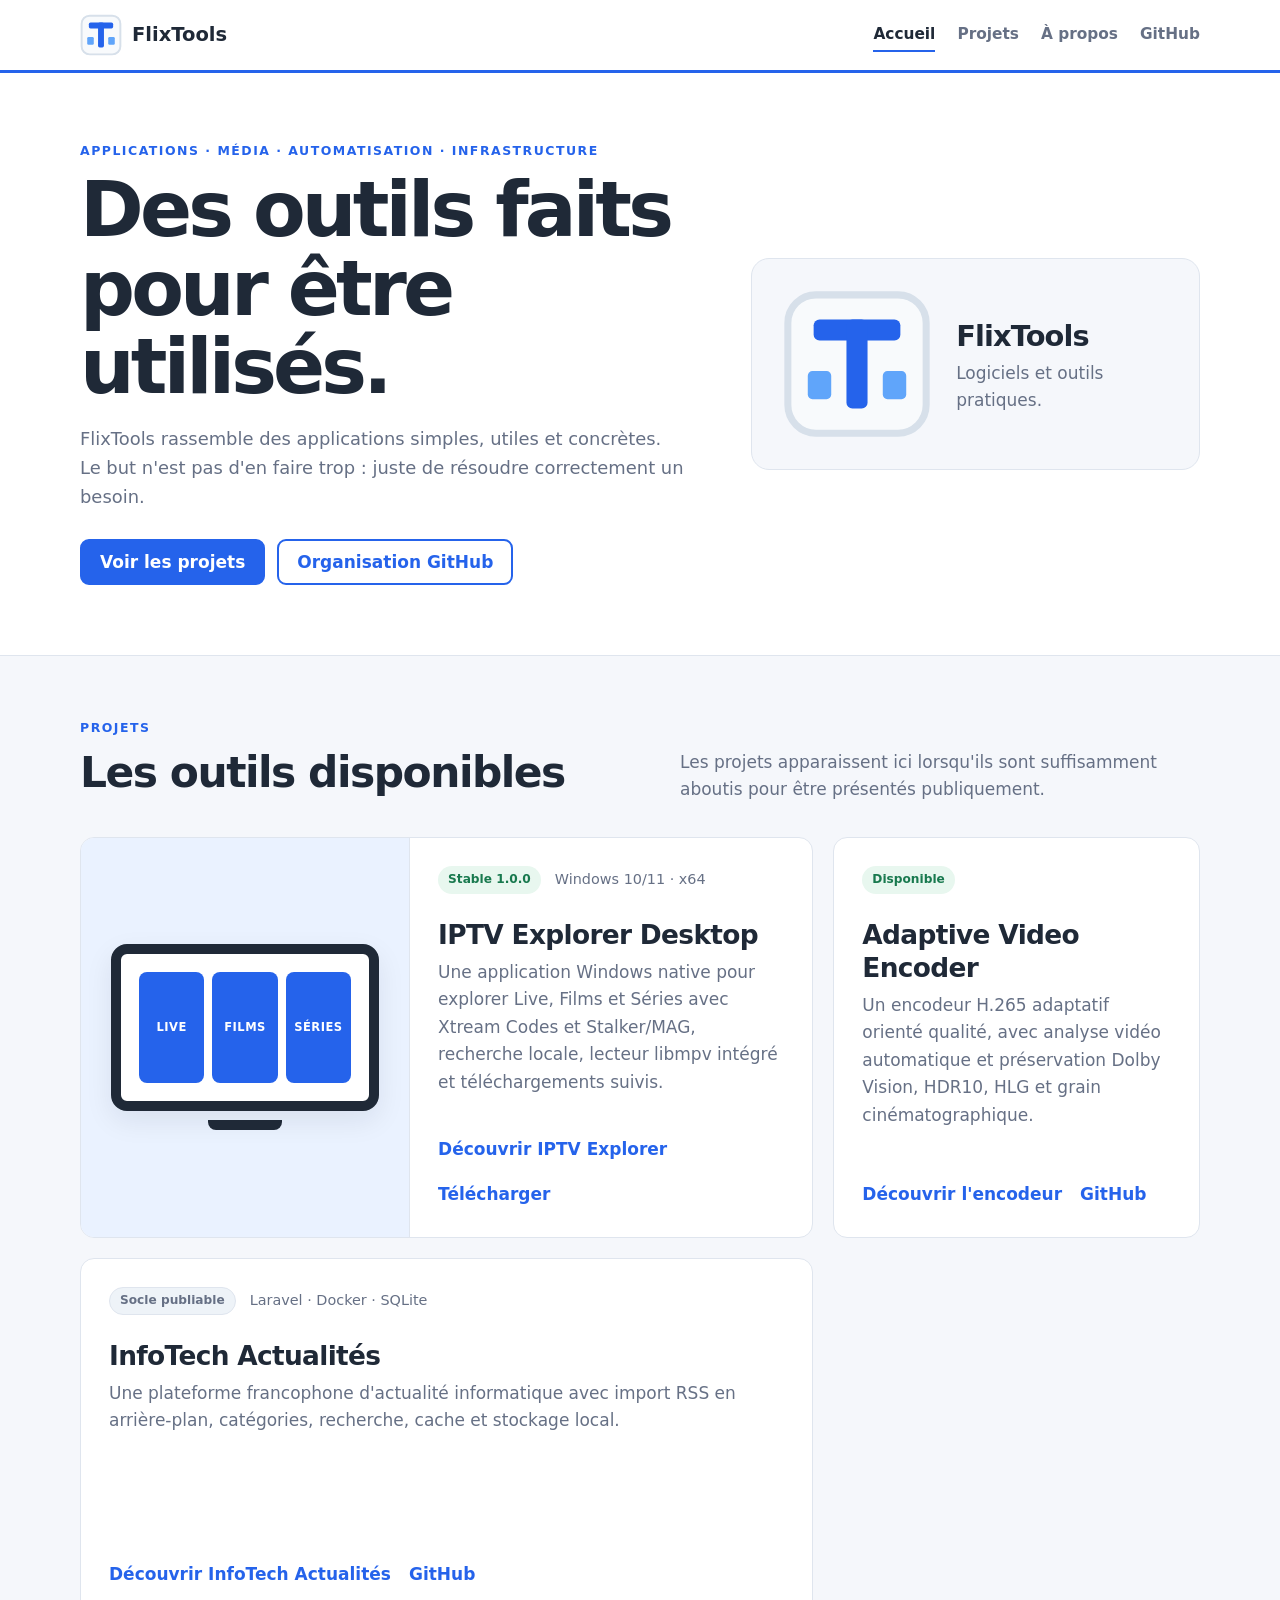
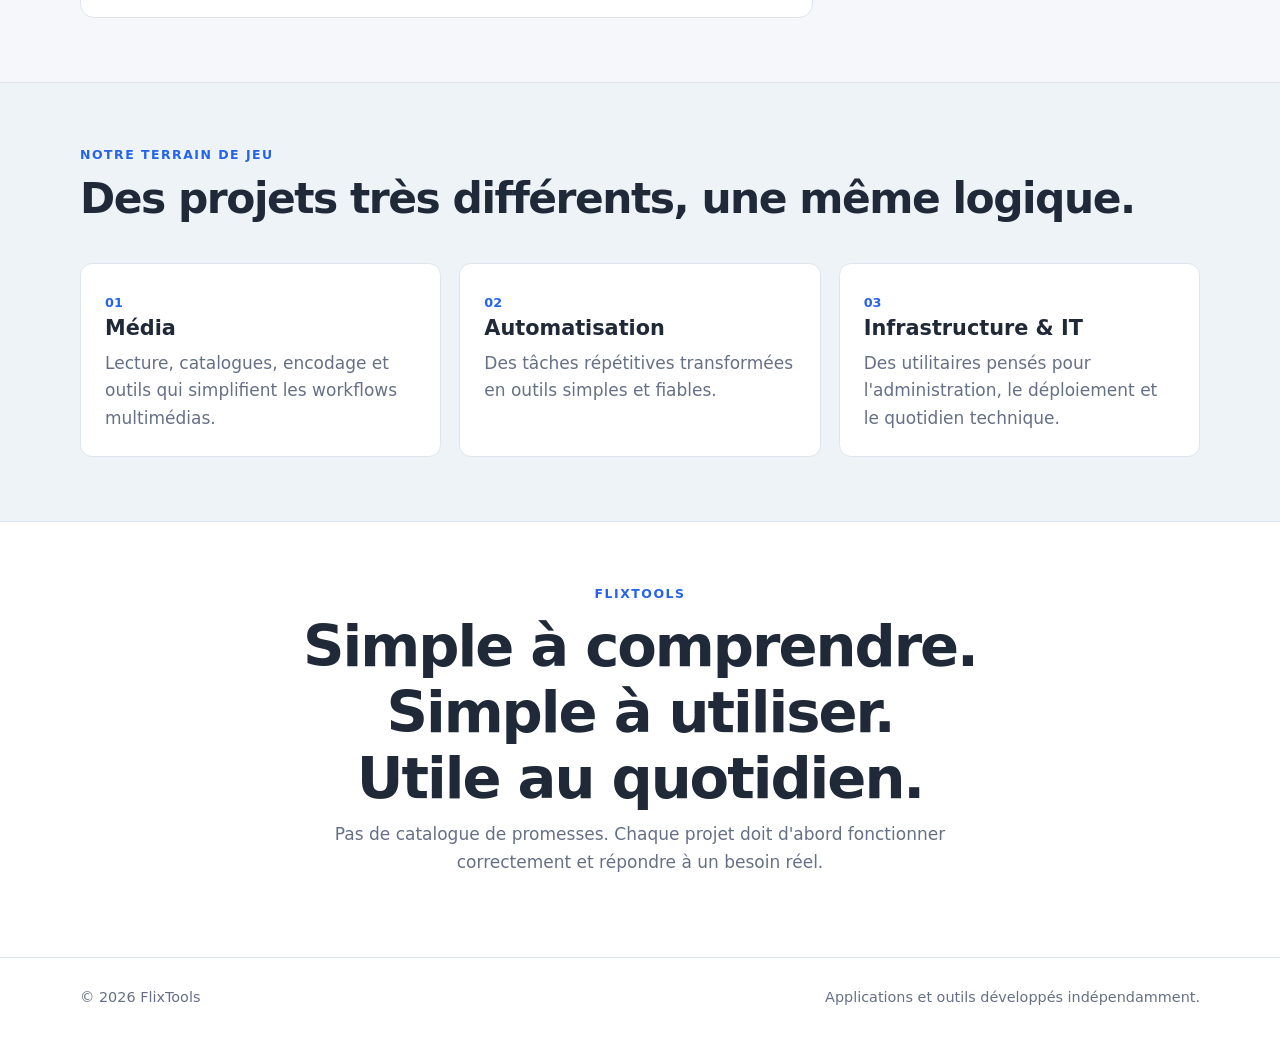
<file: index.html>
<!doctype html>
<html lang="fr">
<head>
  <meta charset="utf-8">
  <meta name="viewport" content="width=device-width, initial-scale=1">
  <title>FlixTools — Des outils faits pour être utilisés</title>
  <meta name="description" content="FlixTools développe des applications et outils pratiques pour le média, l'automatisation et l'infrastructure.">
  <meta name="theme-color" content="#2563eb">
  <meta property="og:title" content="FlixTools">
  <meta property="og:description" content="Des outils faits pour être utilisés.">
  <meta property="og:type" content="website">
  <meta property="og:url" content="https://flixtools.github.io/">
  <link rel="icon" href="assets/logo.svg" type="image/svg+xml">
  <link rel="stylesheet" href="style.css">
</head>
<body>
  <header class="site-header">
    <div class="container header-row">
      <a class="brand" href="./" aria-label="FlixTools — accueil">
        <img src="assets/logo.svg" alt="" width="42" height="42">
        <span>FlixTools</span>
      </a>
      <nav class="main-nav" aria-label="Navigation principale">
        <a aria-current="page" href="./">Accueil</a>
        <a href="#projects">Projets</a>
        <a href="#about">À propos</a>
        <a href="https://github.com/FlixTools">GitHub</a>
      </nav>
    </div>
  </header>

  <main>
    <section class="hero">
      <div class="container hero-grid">
        <div>
          <p class="overline">Applications · Média · Automatisation · Infrastructure</p>
          <h1>Des outils faits pour être utilisés.</h1>
          <p class="hero-text">
            FlixTools rassemble des applications simples, utiles et concrètes.
            Le but n'est pas d'en faire trop : juste de résoudre correctement un besoin.
          </p>
          <div class="button-row">
            <a class="button primary" href="#projects">Voir les projets</a>
            <a class="button secondary" href="https://github.com/FlixTools">Organisation GitHub</a>
          </div>
        </div>

        <div class="brand-panel" aria-label="Identité FlixTools">
          <img src="assets/logo.svg" alt="Logo FlixTools" width="190" height="190">
          <div>
            <strong>FlixTools</strong>
            <span>Logiciels et outils pratiques.</span>
          </div>
        </div>
      </div>
    </section>

    <section class="section" id="projects">
      <div class="container">
        <div class="section-title">
          <div>
            <p class="overline">Projets</p>
            <h2>Les outils disponibles</h2>
          </div>
          <p>Les projets apparaissent ici lorsqu'ils sont suffisamment aboutis pour être présentés publiquement.</p>
        </div>

        <div class="project-grid">
          <article class="project-card featured-card">
            <div class="project-visual tv-visual" aria-hidden="true">
              <div class="tv-screen">
                <span>LIVE</span>
                <span>FILMS</span>
                <span>SÉRIES</span>
              </div>
              <div class="tv-foot"></div>
            </div>
            <div class="project-copy">
              <div class="meta-row">
                <span class="badge success">Stable 1.0.0</span>
                <span>Windows 10/11 · x64</span>
              </div>
              <h3>IPTV Explorer Desktop</h3>
              <p>
                Une application Windows native pour explorer Live, Films et Séries avec Xtream Codes et Stalker/MAG,
                recherche locale, lecteur libmpv intégré et téléchargements suivis.
              </p>
              <div class="text-links">
                <a href="iptv-explorer/">Découvrir IPTV Explorer</a>
                <a href="https://github.com/PassionFlix/iptv-explorer-desktop/releases/latest">Télécharger</a>
              </div>
            </div>
          </article>

          <article class="project-card small-card">
            <div class="project-copy">
              <div class="meta-row"><span class="badge success">Disponible</span></div>
              <h3>Adaptive Video Encoder</h3>
              <p>
                Un encodeur H.265 adaptatif orienté qualité, avec analyse vidéo automatique et préservation Dolby Vision, HDR10, HLG et grain cinématographique.
              </p>
              <div class="text-links">
                <a href="adaptive-video-encoder/">Découvrir l'encodeur</a>
                <a href="https://github.com/PassionFlix/adaptive-video-encoder-releases">GitHub</a>
              </div>
            </div>
          </article>

          <article class="project-card small-card">
            <div class="project-copy">
              <div class="meta-row"><span class="badge neutral">Socle publiable</span><span>Laravel · Docker · SQLite</span></div>
              <h3>InfoTech Actualités</h3>
              <p>
                Une plateforme francophone d'actualité informatique avec import RSS en arrière-plan, catégories, recherche, cache et stockage local.
              </p>
              <div class="text-links">
                <a href="infotech-actualites/">Découvrir InfoTech Actualités</a>
                <a href="https://github.com/PassionFlix/actu-info">GitHub</a>
              </div>
            </div>
          </article>
        </div>
      </div>
    </section>

    <section class="section soft-section" id="about">
      <div class="container">
        <div class="section-title compact-title">
          <div>
            <p class="overline">Notre terrain de jeu</p>
            <h2>Des projets très différents, une même logique.</h2>
          </div>
        </div>
        <div class="topic-grid">
          <article><span>01</span><h3>Média</h3><p>Lecture, catalogues, encodage et outils qui simplifient les workflows multimédias.</p></article>
          <article><span>02</span><h3>Automatisation</h3><p>Des tâches répétitives transformées en outils simples et fiables.</p></article>
          <article><span>03</span><h3>Infrastructure & IT</h3><p>Des utilitaires pensés pour l'administration, le déploiement et le quotidien technique.</p></article>
        </div>
      </div>
    </section>

    <section class="section manifesto">
      <div class="container manifesto-inner">
        <p class="overline">FlixTools</p>
        <h2>Simple à comprendre.<br>Simple à utiliser.<br>Utile au quotidien.</h2>
        <p>Pas de catalogue de promesses. Chaque projet doit d'abord fonctionner correctement et répondre à un besoin réel.</p>
      </div>
    </section>
  </main>

  <footer class="site-footer">
    <div class="container footer-row">
      <span>© 2026 FlixTools</span>
      <span>Applications et outils développés indépendamment.</span>
    </div>
  </footer>
</body>
</html>
</file>
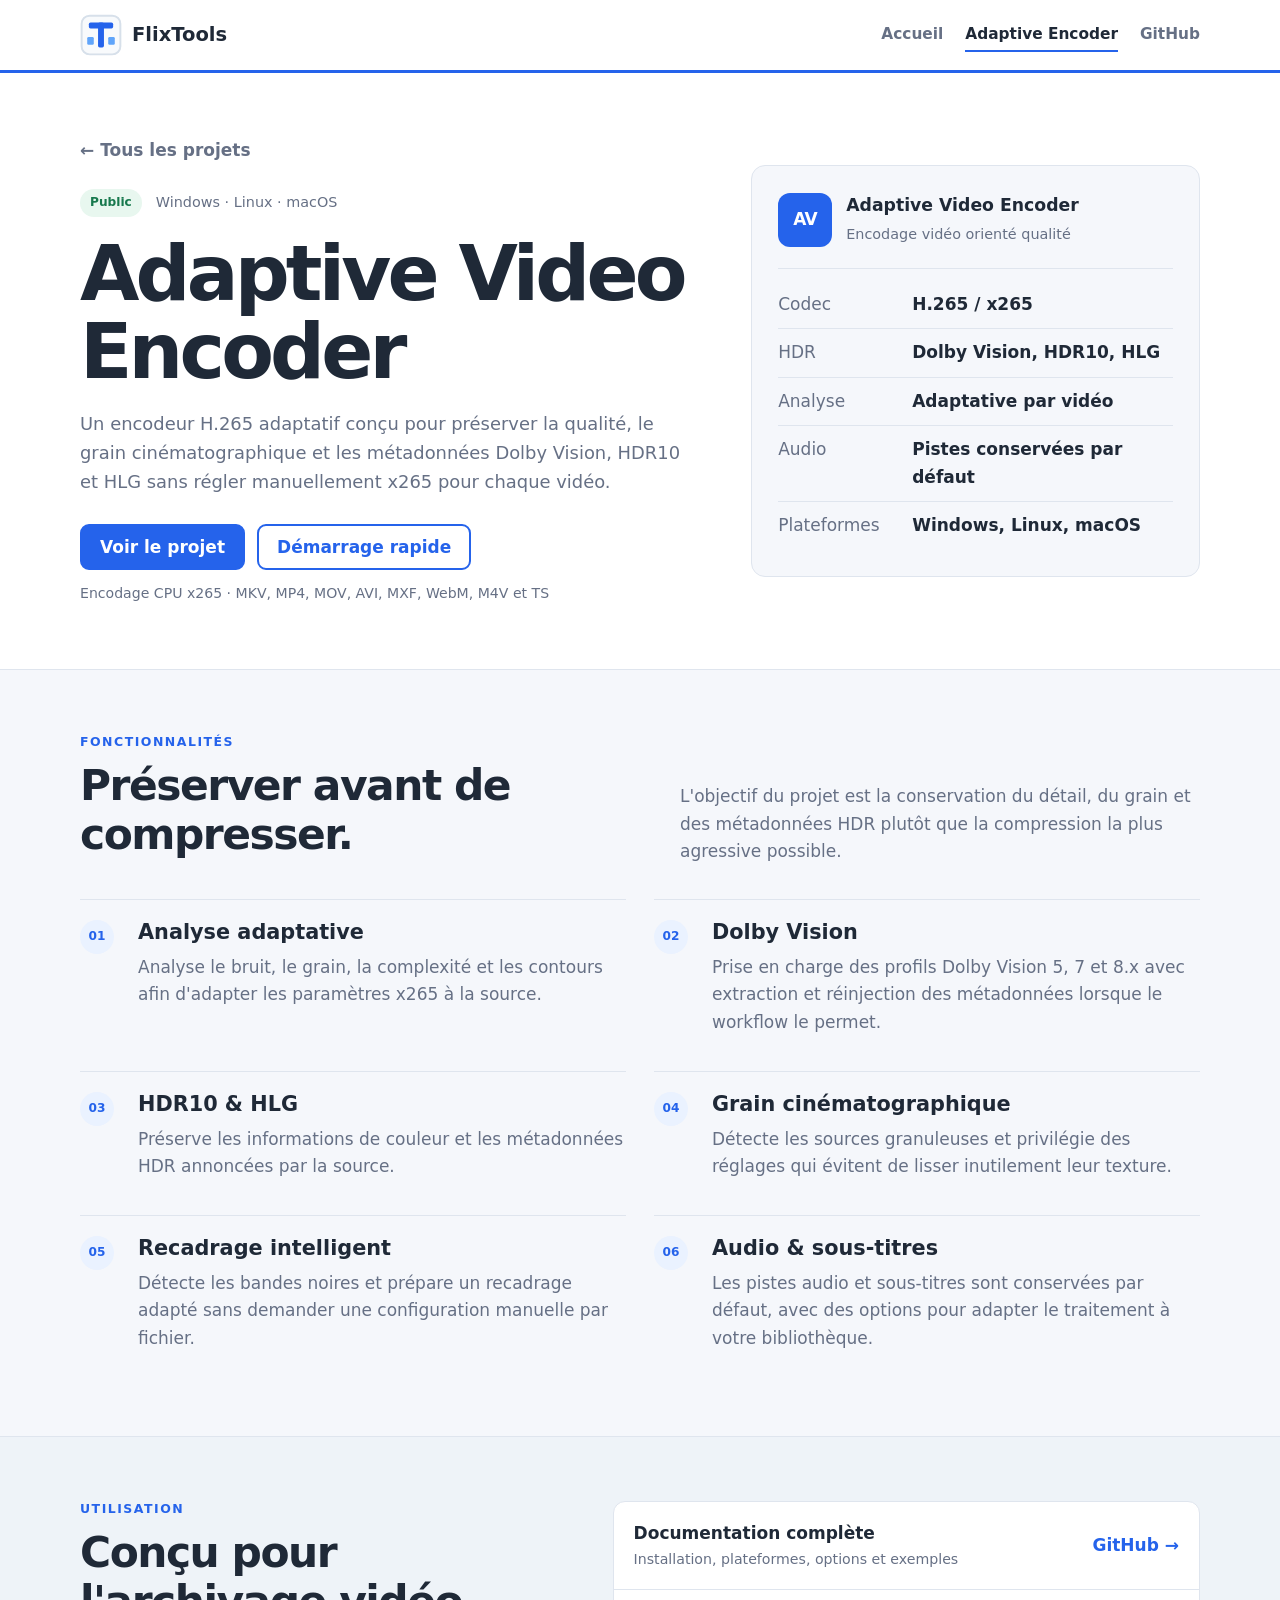
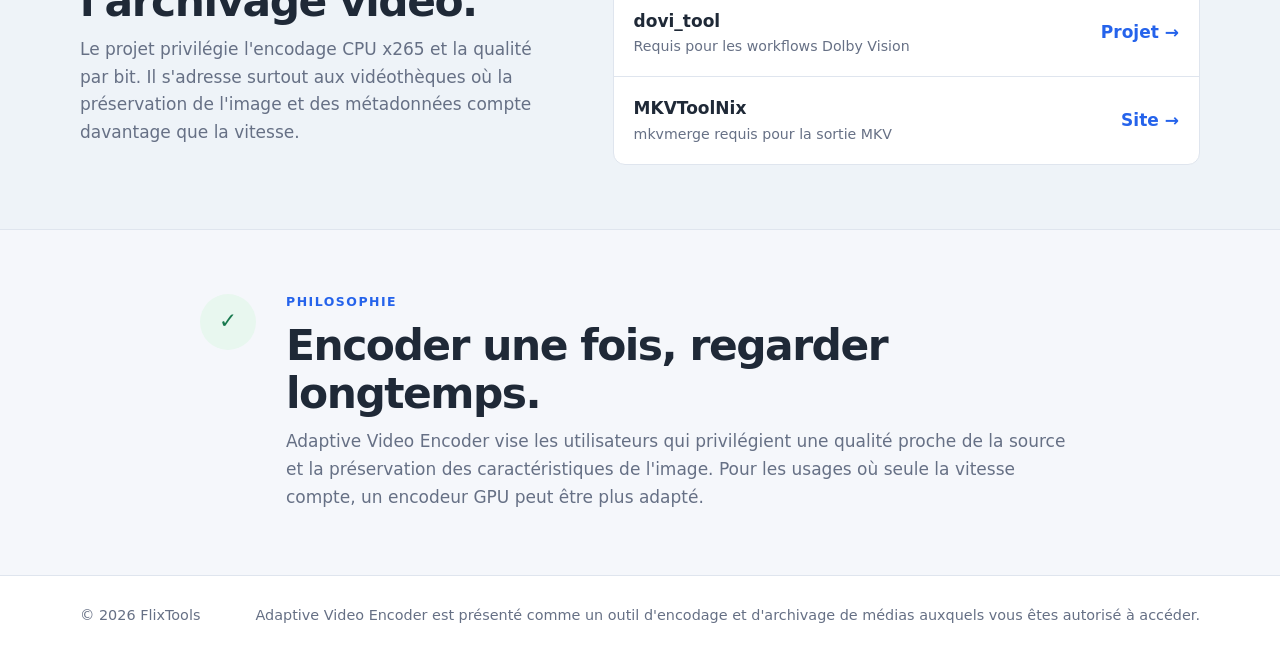
<file: adaptive-video-encoder/index.html>
<!doctype html>
<html lang="fr">
<head>
  <meta charset="utf-8">
  <meta name="viewport" content="width=device-width, initial-scale=1">
  <title>Adaptive Video Encoder — FlixTools</title>
  <meta name="description" content="Adaptive Video Encoder : encodage H.265 adaptatif avec préservation Dolby Vision, HDR10, HLG, grain, audio et sous-titres.">
  <meta name="theme-color" content="#2563eb">
  <meta property="og:title" content="Adaptive Video Encoder — FlixTools">
  <meta property="og:description" content="Un encodeur H.265 adaptatif orienté qualité et préservation des métadonnées HDR.">
  <meta property="og:type" content="website">
  <meta property="og:url" content="https://flixtools.github.io/adaptive-video-encoder/">
  <link rel="icon" href="../assets/logo.svg" type="image/svg+xml">
  <link rel="stylesheet" href="../style.css">
</head>
<body>
  <header class="site-header">
    <div class="container header-row">
      <a class="brand" href="../" aria-label="FlixTools — accueil">
        <img src="../assets/logo.svg" alt="" width="42" height="42">
        <span>FlixTools</span>
      </a>
      <nav class="main-nav" aria-label="Navigation principale">
        <a href="../">Accueil</a>
        <a aria-current="page" href="./">Adaptive Encoder</a>
        <a href="https://github.com/PassionFlix/adaptive-video-encoder-releases">GitHub</a>
      </nav>
    </div>
  </header>

  <main>
    <section class="product-hero">
      <div class="container product-grid">
        <div>
          <a class="back-link" href="../">← Tous les projets</a>
          <div class="meta-row product-meta">
            <span class="badge success">Public</span>
            <span>Windows · Linux · macOS</span>
          </div>
          <h1>Adaptive Video Encoder</h1>
          <p class="hero-text">
            Un encodeur H.265 adaptatif conçu pour préserver la qualité, le grain cinématographique
            et les métadonnées Dolby Vision, HDR10 et HLG sans régler manuellement x265 pour chaque vidéo.
          </p>
          <div class="button-row">
            <a class="button primary" href="https://github.com/PassionFlix/adaptive-video-encoder-releases">Voir le projet</a>
            <a class="button secondary" href="https://github.com/PassionFlix/adaptive-video-encoder-releases#-démarrage-rapide">Démarrage rapide</a>
          </div>
          <p class="microcopy">Encodage CPU x265 · MKV, MP4, MOV, AVI, MXF, WebM, M4V et TS</p>
        </div>

        <aside class="product-summary">
          <div class="summary-head">
            <div class="app-icon">AV</div>
            <div><strong>Adaptive Video Encoder</strong><span>Encodage vidéo orienté qualité</span></div>
          </div>
          <dl>
            <div><dt>Codec</dt><dd>H.265 / x265</dd></div>
            <div><dt>HDR</dt><dd>Dolby Vision, HDR10, HLG</dd></div>
            <div><dt>Analyse</dt><dd>Adaptative par vidéo</dd></div>
            <div><dt>Audio</dt><dd>Pistes conservées par défaut</dd></div>
            <div><dt>Plateformes</dt><dd>Windows, Linux, macOS</dd></div>
          </dl>
        </aside>
      </div>
    </section>

    <section class="section" id="features">
      <div class="container">
        <div class="section-title">
          <div>
            <p class="overline">Fonctionnalités</p>
            <h2>Préserver avant de compresser.</h2>
          </div>
          <p>L'objectif du projet est la conservation du détail, du grain et des métadonnées HDR plutôt que la compression la plus agressive possible.</p>
        </div>

        <div class="feature-list">
          <article><span>01</span><div><h3>Analyse adaptative</h3><p>Analyse le bruit, le grain, la complexité et les contours afin d'adapter les paramètres x265 à la source.</p></div></article>
          <article><span>02</span><div><h3>Dolby Vision</h3><p>Prise en charge des profils Dolby Vision 5, 7 et 8.x avec extraction et réinjection des métadonnées lorsque le workflow le permet.</p></div></article>
          <article><span>03</span><div><h3>HDR10 & HLG</h3><p>Préserve les informations de couleur et les métadonnées HDR annoncées par la source.</p></div></article>
          <article><span>04</span><div><h3>Grain cinématographique</h3><p>Détecte les sources granuleuses et privilégie des réglages qui évitent de lisser inutilement leur texture.</p></div></article>
          <article><span>05</span><div><h3>Recadrage intelligent</h3><p>Détecte les bandes noires et prépare un recadrage adapté sans demander une configuration manuelle par fichier.</p></div></article>
          <article><span>06</span><div><h3>Audio & sous-titres</h3><p>Les pistes audio et sous-titres sont conservées par défaut, avec des options pour adapter le traitement à votre bibliothèque.</p></div></article>
        </div>
      </div>
    </section>

    <section class="section soft-section">
      <div class="container download-layout">
        <div>
          <p class="overline">Utilisation</p>
          <h2>Conçu pour l'archivage vidéo.</h2>
          <p>Le projet privilégie l'encodage CPU x265 et la qualité par bit. Il s'adresse surtout aux vidéothèques où la préservation de l'image et des métadonnées compte davantage que la vitesse.</p>
        </div>
        <div class="download-list">
          <a href="https://github.com/PassionFlix/adaptive-video-encoder-releases">
            <span><strong>Documentation complète</strong><small>Installation, plateformes, options et exemples</small></span><b>GitHub →</b>
          </a>
          <a href="https://github.com/quietvoid/dovi_tool/releases">
            <span><strong>dovi_tool</strong><small>Requis pour les workflows Dolby Vision</small></span><b>Projet →</b>
          </a>
          <a href="https://mkvtoolnix.download/downloads.html">
            <span><strong>MKVToolNix</strong><small>mkvmerge requis pour la sortie MKV</small></span><b>Site →</b>
          </a>
        </div>
      </div>
    </section>

    <section class="section">
      <div class="container privacy-note">
        <div class="privacy-mark">✓</div>
        <div>
          <p class="overline">Philosophie</p>
          <h2>Encoder une fois, regarder longtemps.</h2>
          <p>
            Adaptive Video Encoder vise les utilisateurs qui privilégient une qualité proche de la source et la préservation des caractéristiques de l'image. Pour les usages où seule la vitesse compte, un encodeur GPU peut être plus adapté.
          </p>
        </div>
      </div>
    </section>
  </main>

  <footer class="site-footer">
    <div class="container footer-row">
      <span>© 2026 FlixTools</span>
      <span>Adaptive Video Encoder est présenté comme un outil d'encodage et d'archivage de médias auxquels vous êtes autorisé à accéder.</span>
    </div>
  </footer>
</body>
</html>
</file>
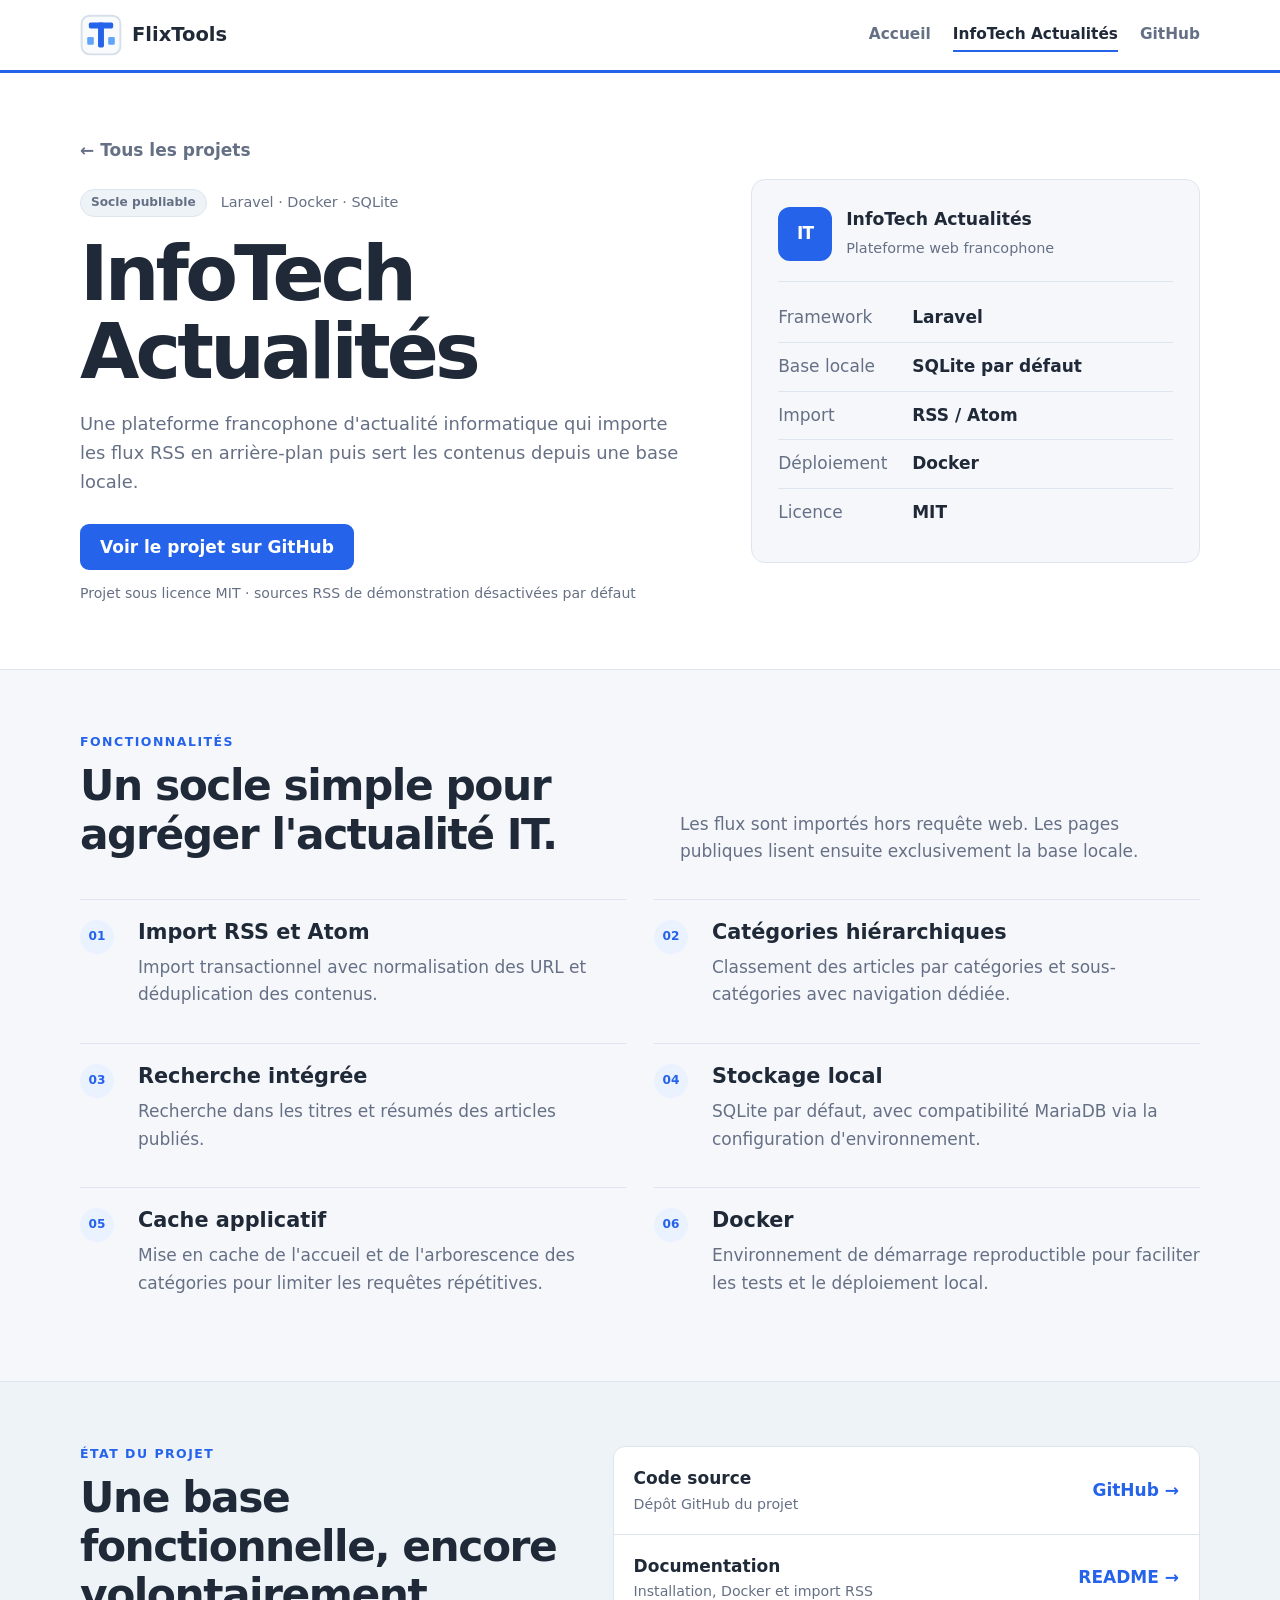
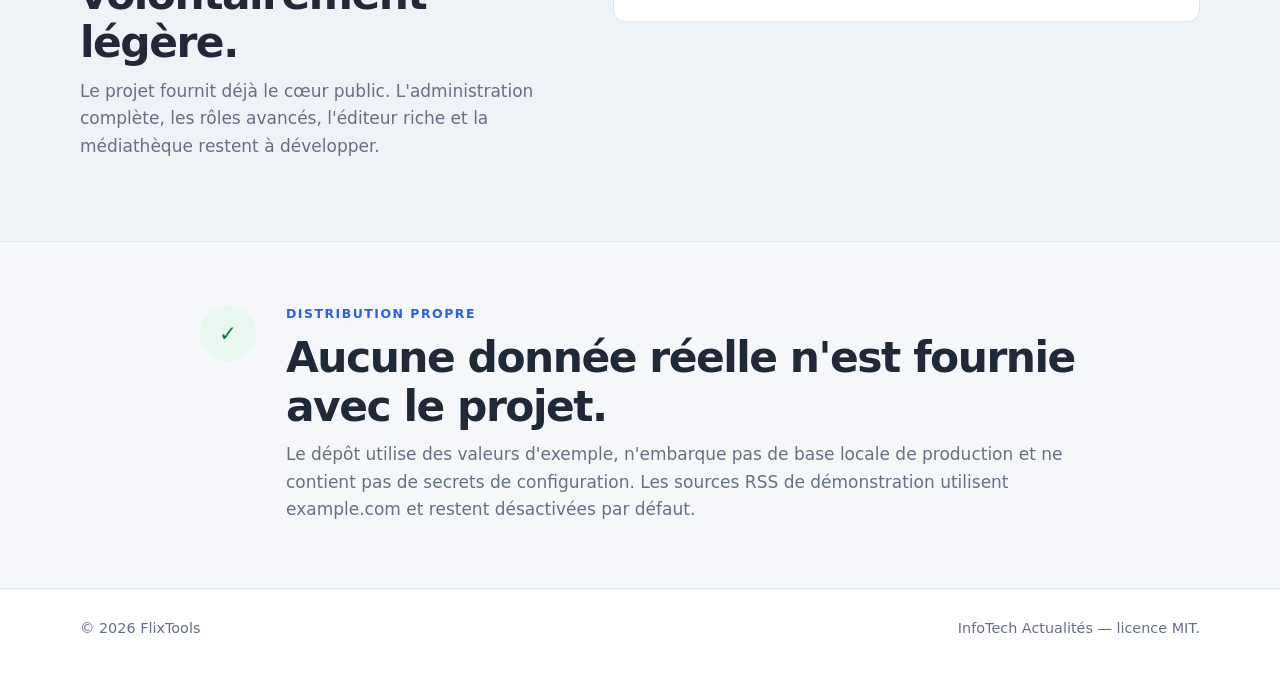
<file: infotech-actualites/index.html>
<!doctype html>
<html lang="fr">
<head>
  <meta charset="utf-8">
  <meta name="viewport" content="width=device-width, initial-scale=1">
  <title>InfoTech Actualités — FlixTools</title>
  <meta name="description" content="InfoTech Actualités est une plateforme Laravel francophone d'actualité informatique avec import RSS en arrière-plan, recherche, catégories et stockage local.">
  <meta name="theme-color" content="#2563eb">
  <meta property="og:title" content="InfoTech Actualités — FlixTools">
  <meta property="og:description" content="Une plateforme Laravel francophone pour agréger, organiser et consulter l'actualité informatique.">
  <meta property="og:type" content="website">
  <meta property="og:url" content="https://flixtools.github.io/infotech-actualites/">
  <link rel="icon" href="../assets/logo.svg" type="image/svg+xml">
  <link rel="stylesheet" href="../style.css">
</head>
<body>
  <header class="site-header">
    <div class="container header-row">
      <a class="brand" href="../" aria-label="FlixTools — accueil">
        <img src="../assets/logo.svg" alt="" width="42" height="42">
        <span>FlixTools</span>
      </a>
      <nav class="main-nav" aria-label="Navigation principale">
        <a href="../">Accueil</a>
        <a aria-current="page" href="./">InfoTech Actualités</a>
        <a href="https://github.com/PassionFlix/actu-info">GitHub</a>
      </nav>
    </div>
  </header>

  <main>
    <section class="product-hero">
      <div class="container product-grid">
        <div>
          <a class="back-link" href="../">← Tous les projets</a>
          <div class="meta-row product-meta">
            <span class="badge neutral">Socle publiable</span>
            <span>Laravel · Docker · SQLite</span>
          </div>
          <h1>InfoTech Actualités</h1>
          <p class="hero-text">
            Une plateforme francophone d'actualité informatique qui importe les flux RSS en arrière-plan puis sert les contenus depuis une base locale.
          </p>
          <div class="button-row">
            <a class="button primary" href="https://github.com/PassionFlix/actu-info">Voir le projet sur GitHub</a>
          </div>
          <p class="microcopy">Projet sous licence MIT · sources RSS de démonstration désactivées par défaut</p>
        </div>

        <aside class="product-summary">
          <div class="summary-head">
            <div class="app-icon">IT</div>
            <div><strong>InfoTech Actualités</strong><span>Plateforme web francophone</span></div>
          </div>
          <dl>
            <div><dt>Framework</dt><dd>Laravel</dd></div>
            <div><dt>Base locale</dt><dd>SQLite par défaut</dd></div>
            <div><dt>Import</dt><dd>RSS / Atom</dd></div>
            <div><dt>Déploiement</dt><dd>Docker</dd></div>
            <div><dt>Licence</dt><dd>MIT</dd></div>
          </dl>
        </aside>
      </div>
    </section>

    <section class="section" id="features">
      <div class="container">
        <div class="section-title">
          <div>
            <p class="overline">Fonctionnalités</p>
            <h2>Un socle simple pour agréger l'actualité IT.</h2>
          </div>
          <p>Les flux sont importés hors requête web. Les pages publiques lisent ensuite exclusivement la base locale.</p>
        </div>

        <div class="feature-list">
          <article><span>01</span><div><h3>Import RSS et Atom</h3><p>Import transactionnel avec normalisation des URL et déduplication des contenus.</p></div></article>
          <article><span>02</span><div><h3>Catégories hiérarchiques</h3><p>Classement des articles par catégories et sous-catégories avec navigation dédiée.</p></div></article>
          <article><span>03</span><div><h3>Recherche intégrée</h3><p>Recherche dans les titres et résumés des articles publiés.</p></div></article>
          <article><span>04</span><div><h3>Stockage local</h3><p>SQLite par défaut, avec compatibilité MariaDB via la configuration d'environnement.</p></div></article>
          <article><span>05</span><div><h3>Cache applicatif</h3><p>Mise en cache de l'accueil et de l'arborescence des catégories pour limiter les requêtes répétitives.</p></div></article>
          <article><span>06</span><div><h3>Docker</h3><p>Environnement de démarrage reproductible pour faciliter les tests et le déploiement local.</p></div></article>
        </div>
      </div>
    </section>

    <section class="section soft-section">
      <div class="container download-layout">
        <div>
          <p class="overline">État du projet</p>
          <h2>Une base fonctionnelle, encore volontairement légère.</h2>
          <p>Le projet fournit déjà le cœur public. L'administration complète, les rôles avancés, l'éditeur riche et la médiathèque restent à développer.</p>
        </div>
        <div class="download-list">
          <a href="https://github.com/PassionFlix/actu-info">
            <span><strong>Code source</strong><small>Dépôt GitHub du projet</small></span><b>GitHub →</b>
          </a>
          <a href="https://github.com/PassionFlix/actu-info/blob/main/README.md">
            <span><strong>Documentation</strong><small>Installation, Docker et import RSS</small></span><b>README →</b>
          </a>
        </div>
      </div>
    </section>

    <section class="section">
      <div class="container privacy-note">
        <div class="privacy-mark">✓</div>
        <div>
          <p class="overline">Distribution propre</p>
          <h2>Aucune donnée réelle n'est fournie avec le projet.</h2>
          <p>
            Le dépôt utilise des valeurs d'exemple, n'embarque pas de base locale de production et ne contient pas de secrets de configuration.
            Les sources RSS de démonstration utilisent example.com et restent désactivées par défaut.
          </p>
        </div>
      </div>
    </section>
  </main>

  <footer class="site-footer">
    <div class="container footer-row">
      <span>© 2026 FlixTools</span>
      <span>InfoTech Actualités — licence MIT.</span>
    </div>
  </footer>
</body>
</html>
</file>
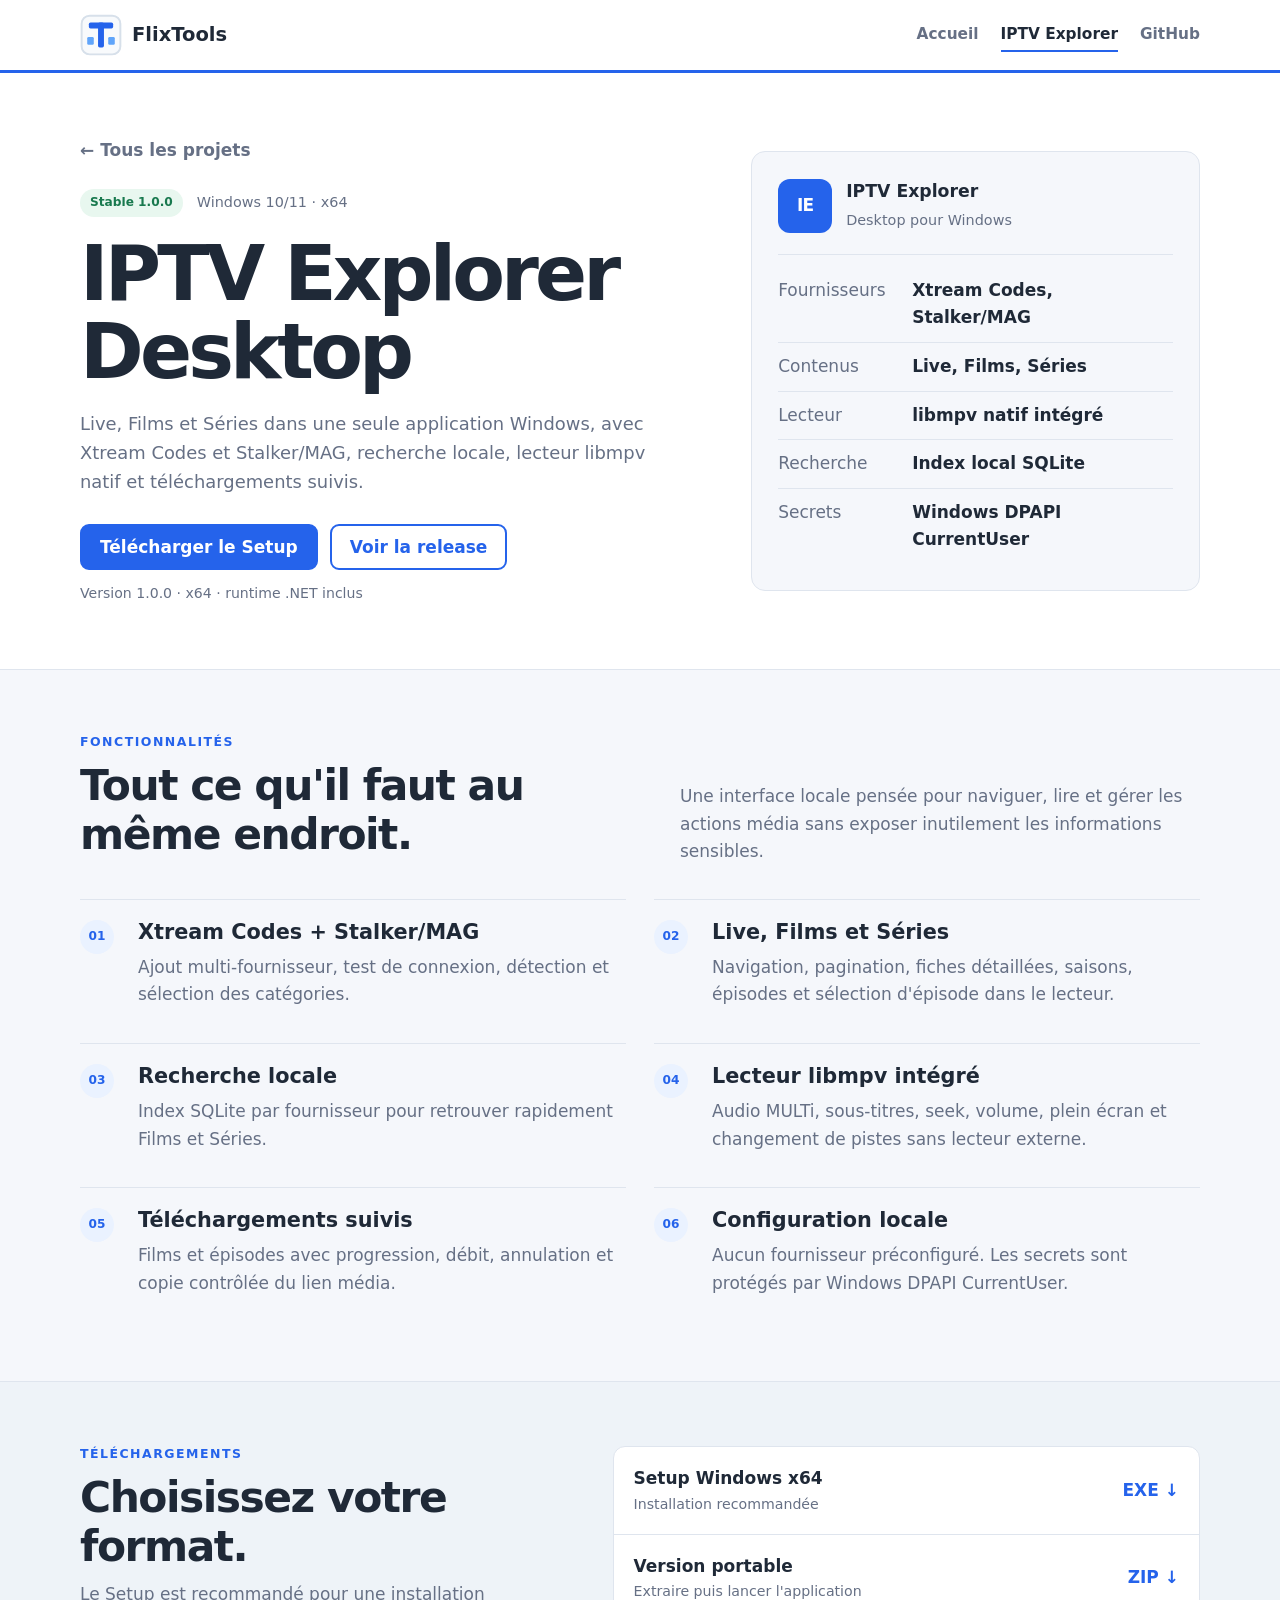
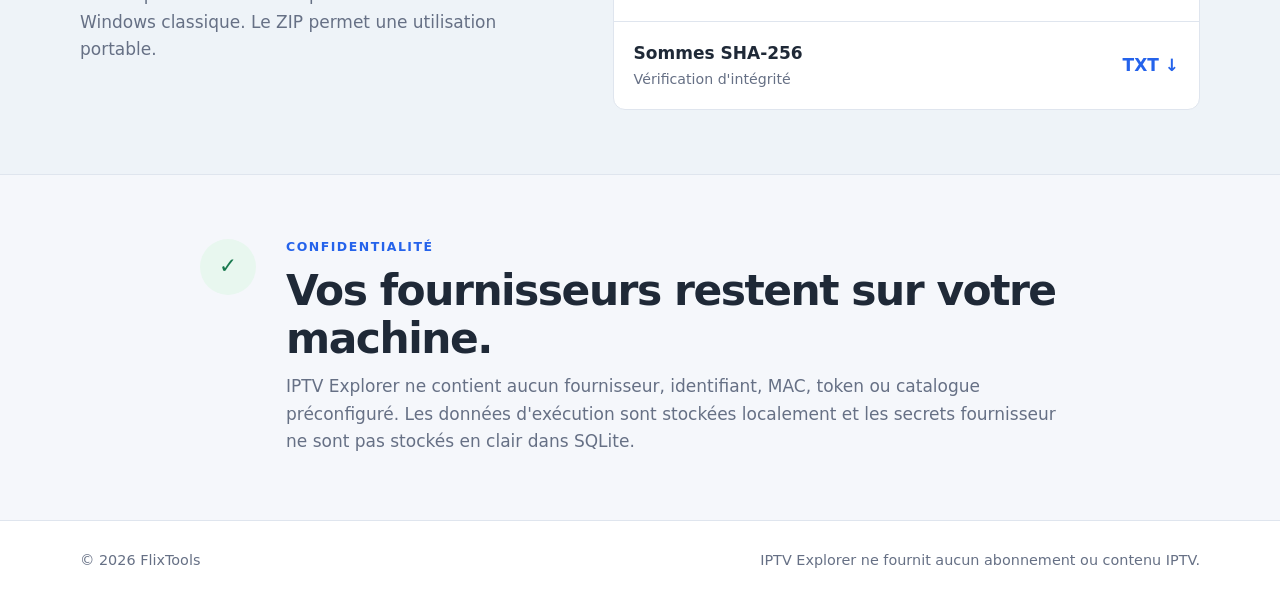
<file: iptv-explorer/index.html>
<!doctype html>
<html lang="fr">
<head>
  <meta charset="utf-8">
  <meta name="viewport" content="width=device-width, initial-scale=1">
  <title>IPTV Explorer Desktop — FlixTools</title>
  <meta name="description" content="IPTV Explorer Desktop pour Windows : Xtream Codes, Stalker/MAG, Live, Films, Séries, recherche locale et lecteur libmpv natif.">
  <meta name="theme-color" content="#2563eb">
  <meta property="og:title" content="IPTV Explorer Desktop — FlixTools">
  <meta property="og:description" content="Une application Windows native pour explorer et lire vos services IPTV compatibles Xtream Codes et Stalker/MAG.">
  <meta property="og:type" content="website">
  <meta property="og:url" content="https://flixtools.github.io/iptv-explorer/">
  <link rel="icon" href="../assets/logo.svg" type="image/svg+xml">
  <link rel="stylesheet" href="../style.css">
</head>
<body>
  <header class="site-header">
    <div class="container header-row">
      <a class="brand" href="../" aria-label="FlixTools — accueil">
        <img src="../assets/logo.svg" alt="" width="42" height="42">
        <span>FlixTools</span>
      </a>
      <nav class="main-nav" aria-label="Navigation principale">
        <a href="../">Accueil</a>
        <a aria-current="page" href="./">IPTV Explorer</a>
        <a href="https://github.com/PassionFlix/iptv-explorer-desktop">GitHub</a>
      </nav>
    </div>
  </header>

  <main>
    <section class="product-hero">
      <div class="container product-grid">
        <div>
          <a class="back-link" href="../">← Tous les projets</a>
          <div class="meta-row product-meta">
            <span class="badge success">Stable 1.0.0</span>
            <span>Windows 10/11 · x64</span>
          </div>
          <h1>IPTV Explorer Desktop</h1>
          <p class="hero-text">
            Live, Films et Séries dans une seule application Windows, avec Xtream Codes et Stalker/MAG,
            recherche locale, lecteur libmpv natif et téléchargements suivis.
          </p>
          <div class="button-row">
            <a class="button primary" href="https://github.com/PassionFlix/iptv-explorer-desktop/releases/download/v1.0.0/IPTV-Explorer-Setup-1.0.0-x64.exe">Télécharger le Setup</a>
            <a class="button secondary" href="https://github.com/PassionFlix/iptv-explorer-desktop/releases/latest">Voir la release</a>
          </div>
          <p class="microcopy">Version 1.0.0 · x64 · runtime .NET inclus</p>
        </div>

        <aside class="product-summary">
          <div class="summary-head">
            <div class="app-icon">IE</div>
            <div><strong>IPTV Explorer</strong><span>Desktop pour Windows</span></div>
          </div>
          <dl>
            <div><dt>Fournisseurs</dt><dd>Xtream Codes, Stalker/MAG</dd></div>
            <div><dt>Contenus</dt><dd>Live, Films, Séries</dd></div>
            <div><dt>Lecteur</dt><dd>libmpv natif intégré</dd></div>
            <div><dt>Recherche</dt><dd>Index local SQLite</dd></div>
            <div><dt>Secrets</dt><dd>Windows DPAPI CurrentUser</dd></div>
          </dl>
        </aside>
      </div>
    </section>

    <section class="section" id="features">
      <div class="container">
        <div class="section-title">
          <div>
            <p class="overline">Fonctionnalités</p>
            <h2>Tout ce qu'il faut au même endroit.</h2>
          </div>
          <p>Une interface locale pensée pour naviguer, lire et gérer les actions média sans exposer inutilement les informations sensibles.</p>
        </div>

        <div class="feature-list">
          <article><span>01</span><div><h3>Xtream Codes + Stalker/MAG</h3><p>Ajout multi-fournisseur, test de connexion, détection et sélection des catégories.</p></div></article>
          <article><span>02</span><div><h3>Live, Films et Séries</h3><p>Navigation, pagination, fiches détaillées, saisons, épisodes et sélection d'épisode dans le lecteur.</p></div></article>
          <article><span>03</span><div><h3>Recherche locale</h3><p>Index SQLite par fournisseur pour retrouver rapidement Films et Séries.</p></div></article>
          <article><span>04</span><div><h3>Lecteur libmpv intégré</h3><p>Audio MULTi, sous-titres, seek, volume, plein écran et changement de pistes sans lecteur externe.</p></div></article>
          <article><span>05</span><div><h3>Téléchargements suivis</h3><p>Films et épisodes avec progression, débit, annulation et copie contrôlée du lien média.</p></div></article>
          <article><span>06</span><div><h3>Configuration locale</h3><p>Aucun fournisseur préconfiguré. Les secrets sont protégés par Windows DPAPI CurrentUser.</p></div></article>
        </div>
      </div>
    </section>

    <section class="section soft-section">
      <div class="container download-layout">
        <div>
          <p class="overline">Téléchargements</p>
          <h2>Choisissez votre format.</h2>
          <p>Le Setup est recommandé pour une installation Windows classique. Le ZIP permet une utilisation portable.</p>
        </div>
        <div class="download-list">
          <a href="https://github.com/PassionFlix/iptv-explorer-desktop/releases/download/v1.0.0/IPTV-Explorer-Setup-1.0.0-x64.exe">
            <span><strong>Setup Windows x64</strong><small>Installation recommandée</small></span><b>EXE ↓</b>
          </a>
          <a href="https://github.com/PassionFlix/iptv-explorer-desktop/releases/download/v1.0.0/IPTV-Explorer-1.0.0-win-x64.zip">
            <span><strong>Version portable</strong><small>Extraire puis lancer l'application</small></span><b>ZIP ↓</b>
          </a>
          <a href="https://github.com/PassionFlix/iptv-explorer-desktop/releases/download/v1.0.0/SHA256SUMS.txt">
            <span><strong>Sommes SHA-256</strong><small>Vérification d'intégrité</small></span><b>TXT ↓</b>
          </a>
        </div>
      </div>
    </section>

    <section class="section">
      <div class="container privacy-note">
        <div class="privacy-mark">✓</div>
        <div>
          <p class="overline">Confidentialité</p>
          <h2>Vos fournisseurs restent sur votre machine.</h2>
          <p>
            IPTV Explorer ne contient aucun fournisseur, identifiant, MAC, token ou catalogue préconfiguré.
            Les données d'exécution sont stockées localement et les secrets fournisseur ne sont pas stockés en clair dans SQLite.
          </p>
        </div>
      </div>
    </section>
  </main>

  <footer class="site-footer">
    <div class="container footer-row">
      <span>© 2026 FlixTools</span>
      <span>IPTV Explorer ne fournit aucun abonnement ou contenu IPTV.</span>
    </div>
  </footer>
</body>
</html>
</file>
<file: style.css>
/* FlixTools — design sobre, lisible et orienté produit. */
:root {
  --blue: #2563eb;
  --blue-dark: #1d4ed8;
  --blue-soft: #eaf2ff;
  --bg: #f5f7fb;
  --card: #ffffff;
  --text: #1f2937;
  --muted: #667085;
  --line: #dfe5ee;
  --soft: #eef3f8;
  --success: #18794e;
  --success-bg: #e8f7ef;
  --radius: 14px;
  --max: 1120px;
  color-scheme: light;
}

@media (prefers-color-scheme: dark) {
  :root {
    --bg: #111827;
    --card: #18202b;
    --text: #edf2f7;
    --muted: #a8b3c2;
    --line: #2a3645;
    --soft: #151d28;
    --blue-soft: #14264d;
    --success: #77d9a6;
    --success-bg: #143626;
    color-scheme: dark;
  }
}

* { box-sizing: border-box; }
html { scroll-behavior: smooth; }
body {
  margin: 0;
  background: var(--bg);
  color: var(--text);
  font: 17px/1.62 system-ui, -apple-system, BlinkMacSystemFont, "Segoe UI", sans-serif;
}
a { color: inherit; }
img { max-width: 100%; height: auto; }
.container { width: min(var(--max), calc(100% - 32px)); margin: 0 auto; }

.site-header {
  background: var(--card);
  border-bottom: 3px solid var(--blue);
}
.header-row {
  min-height: 70px;
  display: flex;
  align-items: center;
  justify-content: space-between;
  gap: 24px;
}
.brand {
  display: inline-flex;
  align-items: center;
  gap: 10px;
  color: var(--text);
  text-decoration: none;
  font-weight: 800;
  font-size: 1.22rem;
}
.brand img { width: 42px; height: 42px; border-radius: 10px; }
.main-nav { display: flex; flex-wrap: wrap; gap: 6px 22px; }
.main-nav a {
  color: var(--muted);
  text-decoration: none;
  font-weight: 650;
  font-size: 0.96rem;
  padding: 4px 0;
  border-bottom: 2px solid transparent;
}
.main-nav a:hover,
.main-nav a[aria-current="page"] { color: var(--text); border-bottom-color: var(--blue); }

.hero {
  padding: 70px 0;
  background: var(--card);
  border-bottom: 1px solid var(--line);
}
.hero-grid,
.product-grid {
  display: grid;
  grid-template-columns: 1.15fr 0.85fr;
  align-items: center;
  gap: 64px;
}
.overline {
  margin: 0 0 12px;
  color: var(--blue);
  font-size: 0.78rem;
  line-height: 1.3;
  font-weight: 800;
  letter-spacing: 0.12em;
  text-transform: uppercase;
}
h1,h2,h3,p { margin-top: 0; }
h1 {
  max-width: 760px;
  margin-bottom: 18px;
  font-size: clamp(2.8rem, 6vw, 5rem);
  line-height: 1.02;
  letter-spacing: -0.05em;
}
h2 {
  margin-bottom: 10px;
  font-size: clamp(1.85rem, 4vw, 2.65rem);
  line-height: 1.14;
  letter-spacing: -0.035em;
}
h3 { margin-bottom: 8px; font-size: 1.3rem; line-height: 1.25; }
.hero-text {
  max-width: 680px;
  margin-bottom: 28px;
  color: var(--muted);
  font-size: 1.12rem;
}
.button-row { display: flex; flex-wrap: wrap; gap: 12px; }
.button {
  display: inline-flex;
  align-items: center;
  justify-content: center;
  min-height: 46px;
  padding: 0 18px;
  border: 2px solid var(--blue);
  border-radius: 9px;
  text-decoration: none;
  font-weight: 760;
  transition: transform 140ms ease, background 140ms ease;
}
.button:hover { transform: translateY(-1px); }
.button.primary { background: var(--blue); color: #fff; }
.button.primary:hover { background: var(--blue-dark); border-color: var(--blue-dark); }
.button.secondary { color: var(--blue); background: transparent; }

.brand-panel {
  display: flex;
  align-items: center;
  gap: 24px;
  padding: 30px;
  border: 1px solid var(--line);
  border-radius: 18px;
  background: var(--bg);
}
.brand-panel img { width: 150px; flex: 0 0 auto; }
.brand-panel strong { display: block; font-size: 1.8rem; letter-spacing: -0.03em; }
.brand-panel span { color: var(--muted); }

.section { padding: 64px 0; }
.soft-section { background: var(--soft); border-block: 1px solid var(--line); }
.section-title {
  display: flex;
  justify-content: space-between;
  align-items: end;
  gap: 36px;
  margin-bottom: 30px;
}
.section-title > p { max-width: 520px; margin-bottom: 3px; color: var(--muted); }
.compact-title { align-items: start; }
.project-grid {
  display: grid;
  grid-template-columns: 2fr 1fr;
  gap: 20px;
}
.project-card {
  background: var(--card);
  border: 1px solid var(--line);
  border-radius: var(--radius);
  overflow: hidden;
}
.featured-card { display: grid; grid-template-columns: 0.9fr 1.1fr; min-height: 360px; }
.small-card { min-height: 360px; display: flex; }
.project-copy { padding: 28px; display: flex; flex-direction: column; }
.project-copy > p { color: var(--muted); }
.project-copy h3 { font-size: 1.65rem; letter-spacing: -0.025em; }
.meta-row { display: flex; flex-wrap: wrap; align-items: center; gap: 10px 14px; margin-bottom: 24px; color: var(--muted); font-size: 0.9rem; }
.badge {
  display: inline-flex;
  align-items: center;
  min-height: 28px;
  padding: 2px 10px;
  border-radius: 999px;
  font-size: 0.76rem;
  font-weight: 800;
}
.badge.success { color: var(--success); background: var(--success-bg); }
.badge.neutral { color: var(--muted); background: var(--soft); border: 1px solid var(--line); }
.text-links { display: flex; flex-wrap: wrap; gap: 18px; margin-top: auto; padding-top: 22px; }
.text-links a { color: var(--blue); font-weight: 750; text-decoration: none; }
.text-links a:hover { text-decoration: underline; text-underline-offset: 3px; }

.project-visual {
  min-height: 100%;
  display: grid;
  place-items: center;
  padding: 30px;
  background: var(--blue-soft);
  border-right: 1px solid var(--line);
}
.tv-visual { align-content: center; }
.tv-screen {
  width: min(280px, 100%);
  aspect-ratio: 16 / 10;
  border: 10px solid var(--text);
  border-radius: 16px;
  display: grid;
  grid-template-columns: repeat(3, 1fr);
  gap: 8px;
  padding: 18px;
  background: var(--card);
  box-shadow: 0 10px 28px rgba(15, 23, 42, 0.08);
}
.tv-screen span {
  display: grid;
  place-items: center;
  border-radius: 8px;
  background: var(--blue);
  color: white;
  font-size: 0.72rem;
  font-weight: 800;
  letter-spacing: 0.04em;
}
.tv-foot { width: 74px; height: 10px; border-radius: 0 0 8px 8px; background: var(--text); margin: 9px auto 0; }

.topic-grid { display: grid; grid-template-columns: repeat(3, 1fr); gap: 18px; }
.topic-grid article {
  background: var(--card);
  border: 1px solid var(--line);
  border-radius: 12px;
  padding: 24px;
}
.topic-grid article > span { color: var(--blue); font-weight: 800; font-size: 0.8rem; }
.topic-grid p { margin-bottom: 0; color: var(--muted); }
.manifesto { text-align: center; background: var(--card); }
.manifesto-inner { max-width: 760px; }
.manifesto h2 { font-size: clamp(2.2rem, 5vw, 3.6rem); }
.manifesto p:last-child { max-width: 620px; margin-inline: auto; color: var(--muted); }

.product-hero { padding: 64px 0; background: var(--card); border-bottom: 1px solid var(--line); }
.back-link { display: inline-block; margin-bottom: 24px; color: var(--muted); text-decoration: none; font-weight: 650; }
.back-link:hover { color: var(--blue); }
.product-meta { margin-bottom: 18px; }
.product-hero h1 { max-width: 720px; }
.microcopy { margin: 12px 0 0; color: var(--muted); font-size: 0.88rem; }
.product-summary {
  padding: 26px;
  border: 1px solid var(--line);
  border-radius: var(--radius);
  background: var(--bg);
}
.summary-head { display: flex; align-items: center; gap: 14px; padding-bottom: 20px; border-bottom: 1px solid var(--line); }
.app-icon {
  width: 54px; height: 54px; border-radius: 12px; display: grid; place-items: center;
  background: var(--blue); color: #fff; font-weight: 900; letter-spacing: -0.04em;
}
.summary-head strong { display: block; font-size: 1.08rem; }
.summary-head span { color: var(--muted); font-size: 0.9rem; }
.product-summary dl { margin: 12px 0 0; }
.product-summary dl div { display: grid; grid-template-columns: 120px 1fr; gap: 14px; padding: 10px 0; border-bottom: 1px solid var(--line); }
.product-summary dl div:last-child { border-bottom: 0; }
dt { color: var(--muted); } dd { margin: 0; font-weight: 650; }

.feature-list { display: grid; grid-template-columns: 1fr 1fr; gap: 14px 28px; }
.feature-list article {
  display: grid;
  grid-template-columns: 42px 1fr;
  gap: 16px;
  padding: 20px 0;
  border-top: 1px solid var(--line);
}
.feature-list article > span {
  width: 34px; height: 34px; border-radius: 50%; display: grid; place-items: center;
  background: var(--blue-soft); color: var(--blue); font-size: 0.76rem; font-weight: 800;
}
.feature-list p { color: var(--muted); margin-bottom: 0; }
.download-layout { display: grid; grid-template-columns: 0.9fr 1.1fr; gap: 52px; align-items: start; }
.download-layout > div:first-child > p:last-child { color: var(--muted); }
.download-list { border: 1px solid var(--line); border-radius: 12px; overflow: hidden; background: var(--card); }
.download-list a {
  display: flex; align-items: center; justify-content: space-between; gap: 20px;
  padding: 18px 20px; text-decoration: none; border-bottom: 1px solid var(--line);
}
.download-list a:last-child { border-bottom: 0; }
.download-list a:hover { background: var(--blue-soft); }
.download-list strong, .download-list small { display: block; }
.download-list small { color: var(--muted); }
.download-list b { color: var(--blue); }
.privacy-note {
  display: grid;
  grid-template-columns: 64px 1fr;
  gap: 22px;
  align-items: start;
  max-width: 880px;
}
.privacy-mark {
  width: 56px; height: 56px; border-radius: 50%; display: grid; place-items: center;
  background: var(--success-bg); color: var(--success); font-weight: 900; font-size: 1.35rem;
}
.privacy-note p:last-child { margin-bottom: 0; color: var(--muted); }

.site-footer { padding: 28px 0 38px; border-top: 1px solid var(--line); background: var(--card); color: var(--muted); font-size: 0.9rem; }
.footer-row { display: flex; justify-content: space-between; gap: 20px; }

@media (max-width: 860px) {
  .hero-grid, .product-grid, .download-layout { grid-template-columns: 1fr; gap: 34px; }
  .project-grid { grid-template-columns: 1fr; }
  .featured-card { grid-template-columns: 1fr; }
  .project-visual { min-height: 240px; border-right: 0; border-bottom: 1px solid var(--line); }
  .topic-grid { grid-template-columns: 1fr; }
  .feature-list { grid-template-columns: 1fr; }
  .section-title { align-items: start; flex-direction: column; gap: 8px; }
}

@media (max-width: 620px) {
  body { font-size: 16px; }
  .header-row { align-items: flex-start; flex-direction: column; padding: 12px 0; }
  .main-nav { gap: 4px 16px; }
  .hero, .product-hero { padding: 48px 0; }
  h1 { font-size: clamp(2.5rem, 13vw, 3.7rem); }
  .brand-panel { align-items: flex-start; }
  .brand-panel img { width: 96px; }
  .tv-screen { border-width: 7px; padding: 10px; gap: 5px; }
  .product-summary dl div { grid-template-columns: 1fr; gap: 2px; }
  .footer-row { flex-direction: column; }
}
</file>
